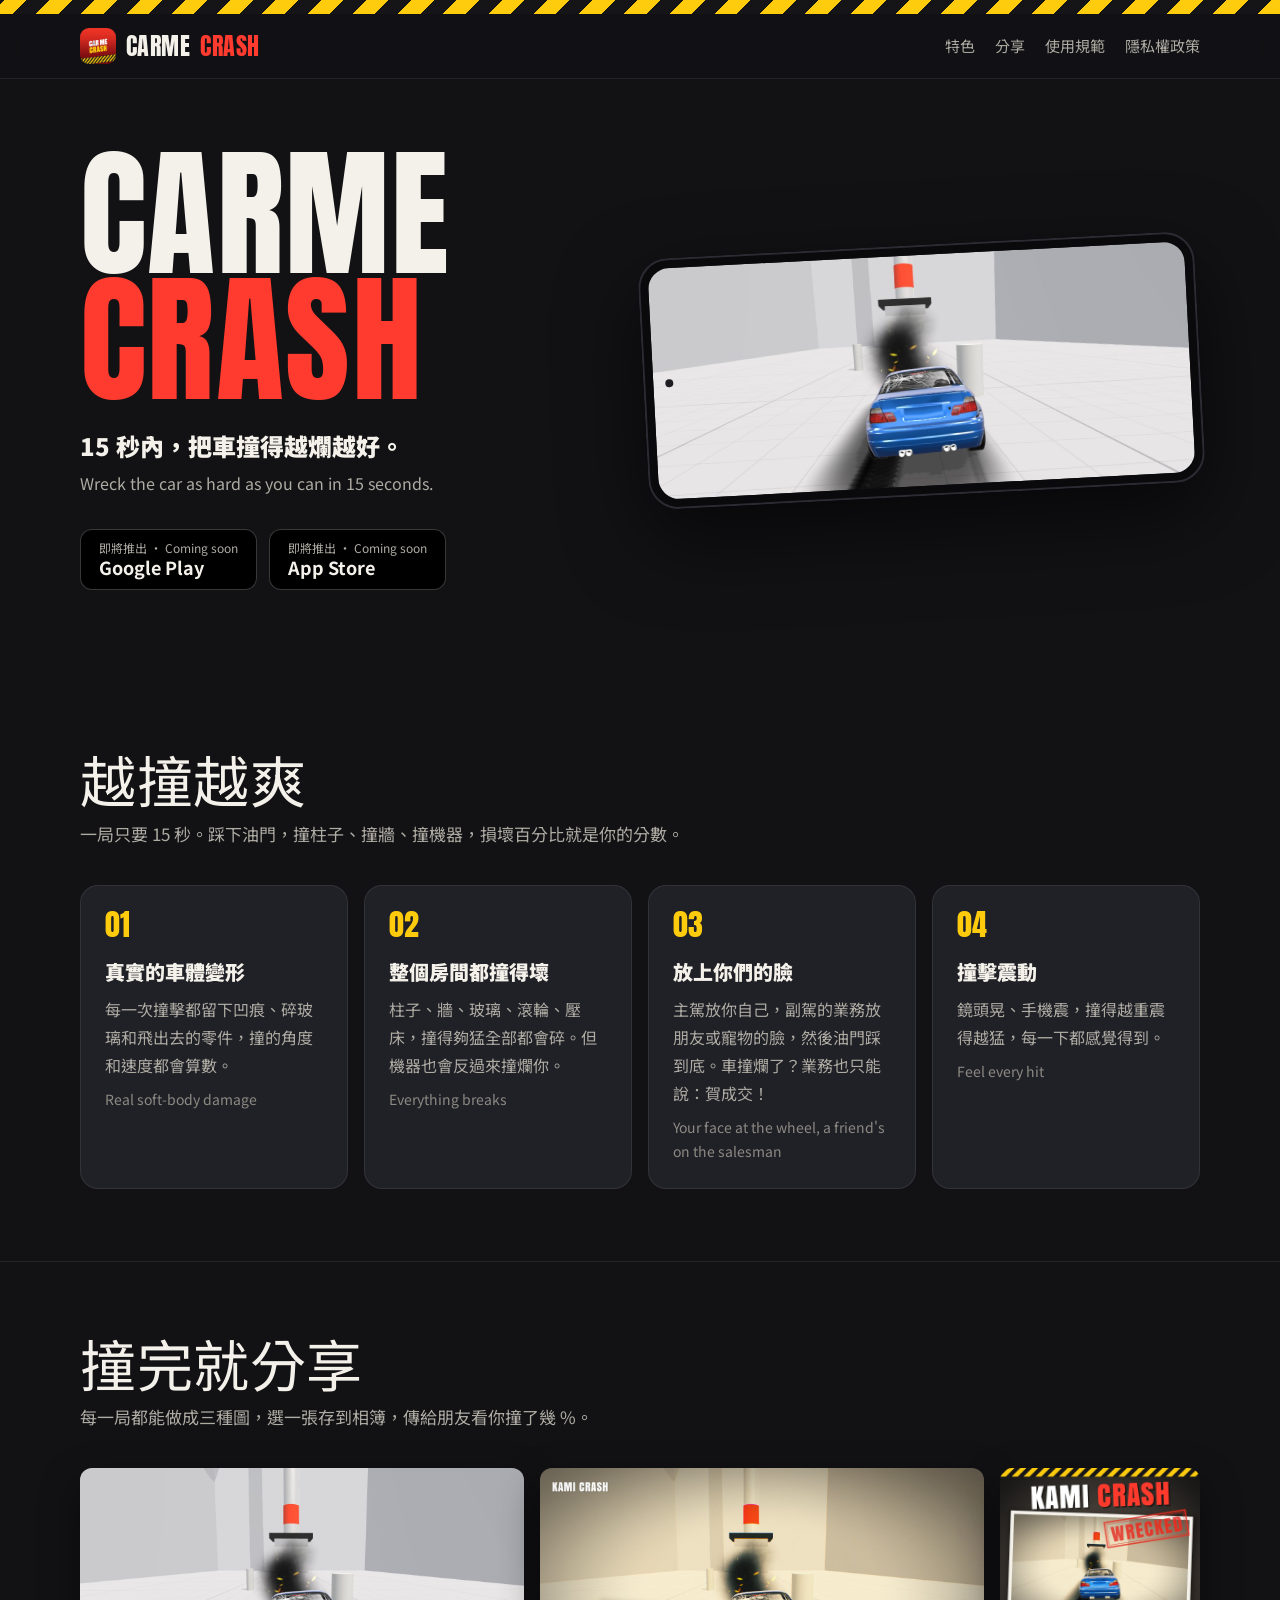
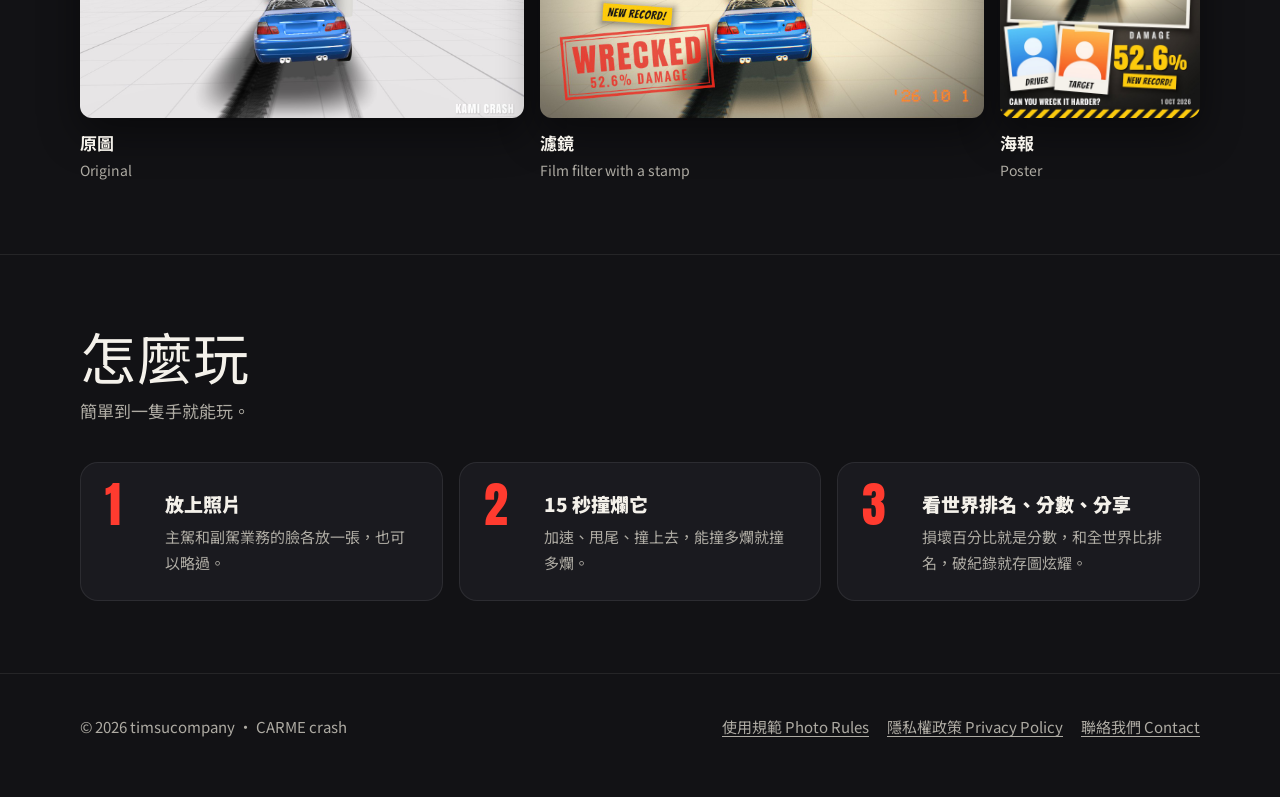
<file: index.html>
<!doctype html>
<html lang="zh-Hant-TW">
<head>
  <meta charset="utf-8">
  <meta name="viewport" content="width=device-width, initial-scale=1">
  <title>CARME crash — 15 秒把車撞到最爛</title>
  <meta name="description" content="CARME crash：試駕新車，15 秒內把它撞得越爛越好。把你和朋友的臉放上車，再把戰果分享給朋友。Take the new car for a test drive and wreck it as hard as you can in 15 seconds.">
  <meta name="theme-color" content="#121215">
  <meta property="og:type" content="website">
  <meta property="og:title" content="CARME crash">
  <meta property="og:description" content="15 秒內把車撞得越爛越好。Wreck the car as hard as you can in 15 seconds.">
  <link rel="icon" type="image/png" href="assets/icon-64.png">
  <link rel="apple-touch-icon" href="assets/icon-180.png">
  <link rel="preconnect" href="https://fonts.googleapis.com">
  <link rel="preconnect" href="https://fonts.gstatic.com" crossorigin>
  <link href="https://fonts.googleapis.com/css2?family=Anton&family=Noto+Sans+TC:wght@400;700;900&display=swap" rel="stylesheet">
  <link rel="stylesheet" href="styles.css">
</head>
<body>

  <div class="hazard" aria-hidden="true"></div>

  <header class="bar">
    <div class="wrap">
      <a class="brand" href="./"><img src="assets/icon-180.png" alt="">CARME <span>crash</span></a>
      <nav class="links">
        <a class="optional" href="#features">特色</a>
        <a class="optional" href="#share">分享</a>
        <a href="rules.html">使用規範</a>
        <a href="privacy.html">隱私權政策</a>
      </nav>
    </div>
  </header>

  <main>

    <div class="wrap hero">
      <div>
        <h1 class="title">Carme<span>Crash</span></h1>
        <p class="tagline">15 秒內，把車撞得越爛越好。</p>
        <p class="tagline-en">Wreck the car as hard as you can in 15 seconds.</p>
        <div class="stores">
          <!-- Once the game is public on Google Play, make this an <a class="store" href="https://play.google.com/store/apps/details?id=com.timsucompany.kamicrash"> -->
          <span class="store"><small>即將推出 · Coming soon</small><strong>Google Play</strong></span>
          <span class="store"><small>即將推出 · Coming soon</small><strong>App Store</strong></span>
        </div>
      </div>
      <div class="phone">
        <img src="assets/shot-original.jpg" alt="遊戲畫面：藍色跑車撞爛後冒著黑煙，停在白色房間裡" width="1280" height="720">
      </div>
    </div>

    <section id="features">
      <div class="wrap">
        <h2>越撞越爽</h2>
        <p class="lead">一局只要 15 秒。踩下油門，撞柱子、撞牆、撞機器，損壞百分比就是你的分數。</p>
        <div class="features">
          <article class="card">
            <div class="mark">01</div>
            <h3>真實的車體變形</h3>
            <p>每一次撞擊都留下凹痕、碎玻璃和飛出去的零件，撞的角度和速度都會算數。</p>
            <span class="en">Real soft-body damage</span>
          </article>
          <article class="card">
            <div class="mark">02</div>
            <h3>整個房間都撞得壞</h3>
            <p>柱子、牆、玻璃、滾輪、壓床，撞得夠猛全部都會碎。但機器也會反過來撞爛你。</p>
            <span class="en">Everything breaks</span>
          </article>
          <article class="card">
            <div class="mark">03</div>
            <h3>放上你們的臉</h3>
            <p>主駕放你自己，副駕的業務放朋友或寵物的臉，然後油門踩到底。車撞爛了？業務也只能說：賀成交！</p>
            <span class="en">Your face at the wheel, a friend's on the salesman</span>
          </article>
          <article class="card">
            <div class="mark">04</div>
            <h3>撞擊震動</h3>
            <p>鏡頭晃、手機震，撞得越重震得越猛，每一下都感覺得到。</p>
            <span class="en">Feel every hit</span>
          </article>
        </div>
      </div>
    </section>

    <section id="share">
      <div class="wrap">
        <h2>撞完就分享</h2>
        <p class="lead">每一局都能做成三種圖，選一張存到相簿，傳給朋友看你撞了幾 %。</p>
        <div class="looks">
          <figure>
            <img src="assets/shot-original.jpg" alt="原圖樣式：撞爛的車，角落有遊戲標誌" loading="lazy" width="1280" height="720">
            <figcaption>原圖<small>Original</small></figcaption>
          </figure>
          <figure>
            <img src="assets/shot-filter.jpg" alt="濾鏡樣式：底片色調，左下紅色印章寫著 WRECKED 和損壞百分比" loading="lazy" width="1280" height="720">
            <figcaption>濾鏡<small>Film filter with a stamp</small></figcaption>
          </figure>
          <figure>
            <img src="assets/shot-poster.jpg" alt="海報樣式：遊戲標題、撞爛的車、兩張拍立得照片和大大的損壞百分比" loading="lazy" width="864" height="1080">
            <figcaption>海報<small>Poster</small></figcaption>
          </figure>
        </div>
      </div>
    </section>

    <section id="how">
      <div class="wrap">
        <h2>怎麼玩</h2>
        <p class="lead">簡單到一隻手就能玩。</p>
        <div class="steps">
          <div class="step"><h3>放上照片</h3><p>主駕和副駕業務的臉各放一張，也可以略過。</p></div>
          <div class="step"><h3>15 秒撞爛它</h3><p>加速、甩尾、撞上去，能撞多爛就撞多爛。</p></div>
          <div class="step"><h3>看世界排名、分數、分享</h3><p>損壞百分比就是分數，和全世界比排名，破紀錄就存圖炫耀。</p></div>
        </div>
      </div>
    </section>

  </main>

  <footer>
    <div class="wrap">
      <span>© 2026 timsucompany · CARME crash</span>
      <nav>
        <a href="rules.html">使用規範 Photo Rules</a>
        <a href="privacy.html">隱私權政策 Privacy Policy</a>
        <a href="mailto:timsucompany@gmail.com">聯絡我們 Contact</a>
      </nav>
    </div>
  </footer>

</body>
</html>
</file>
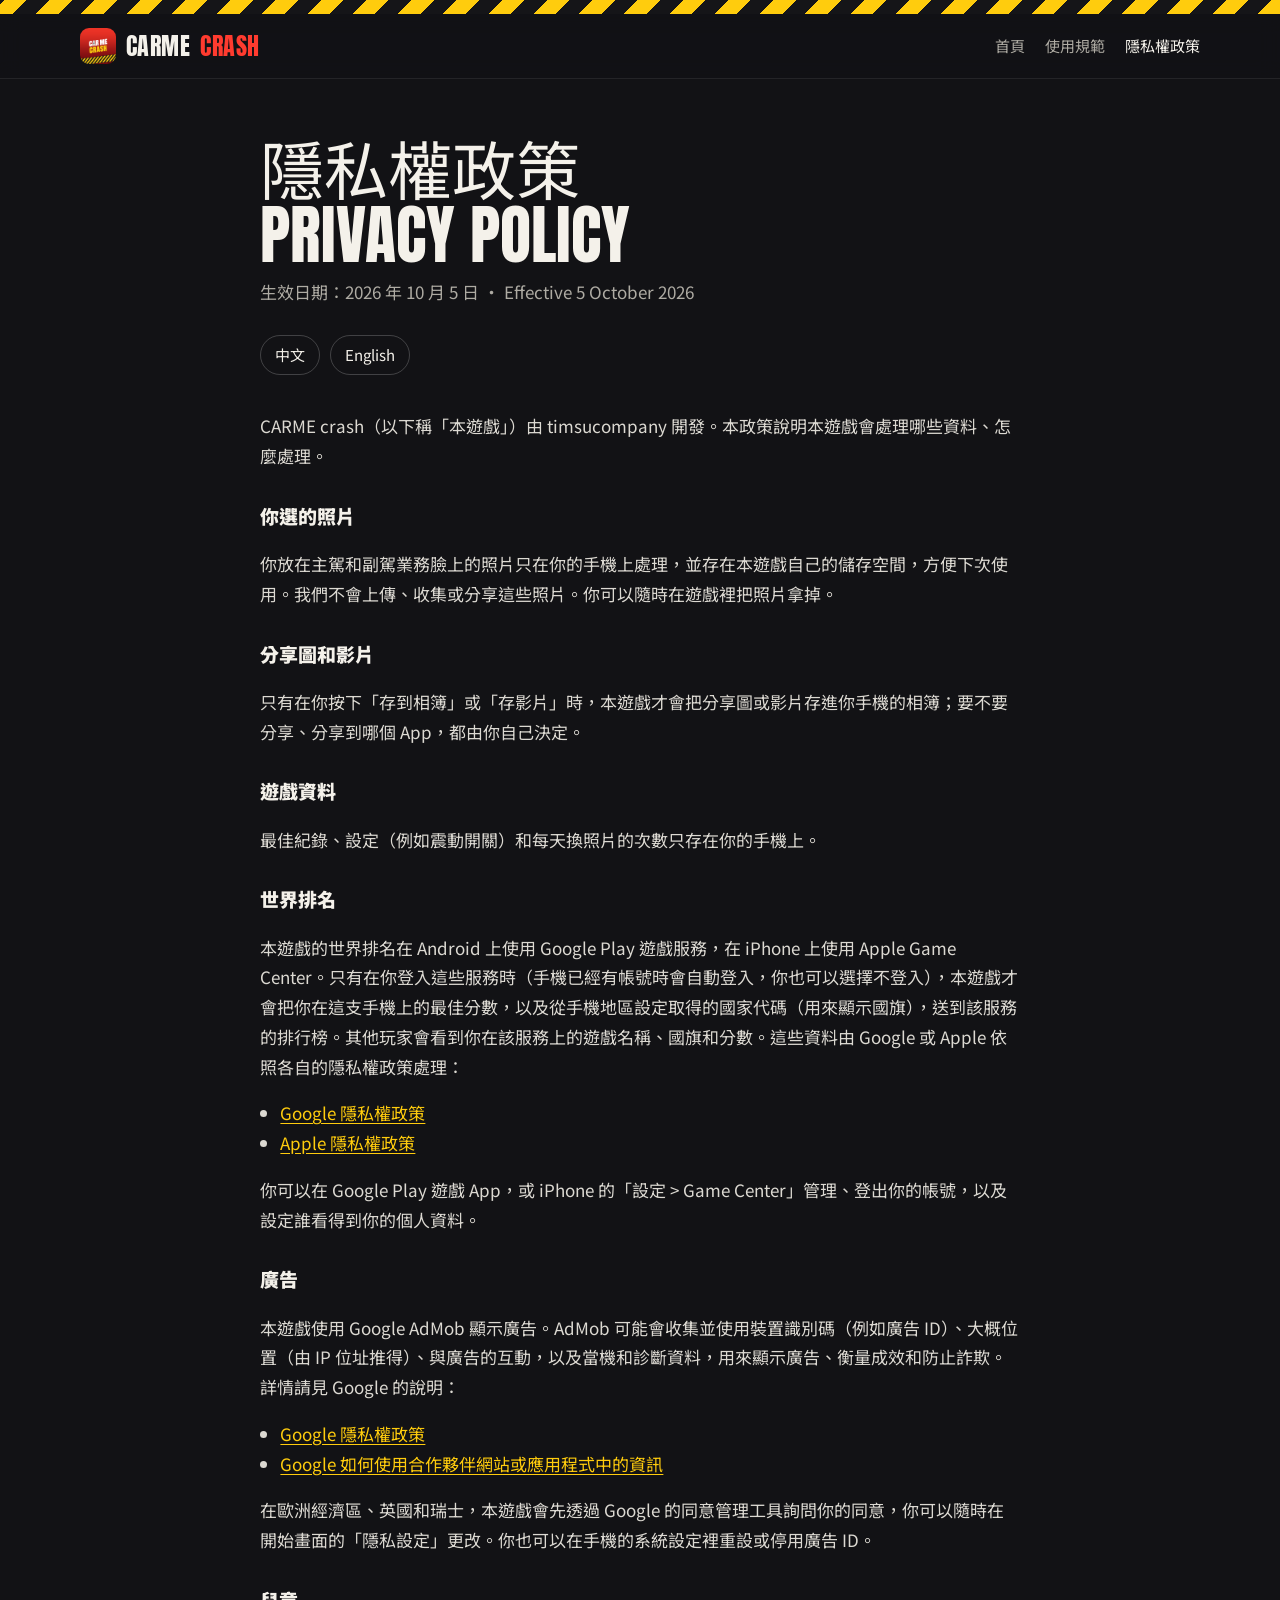
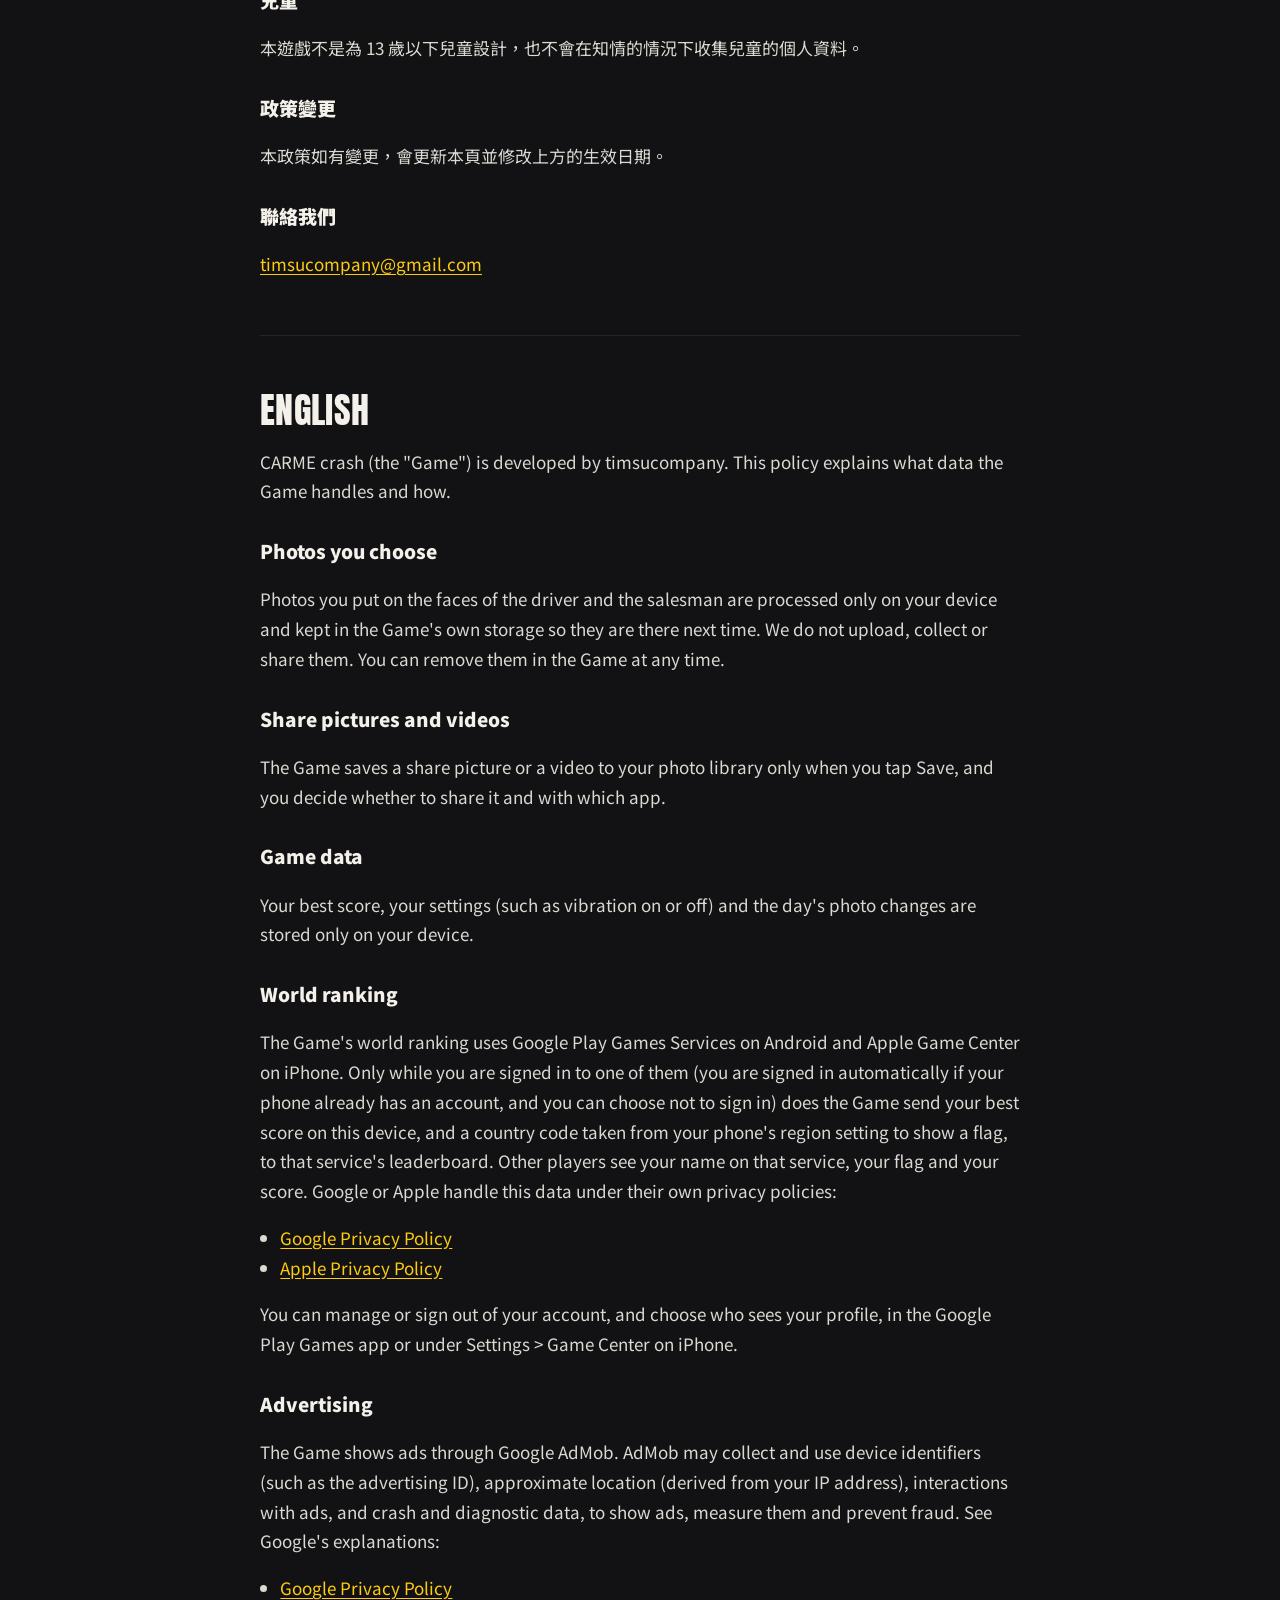
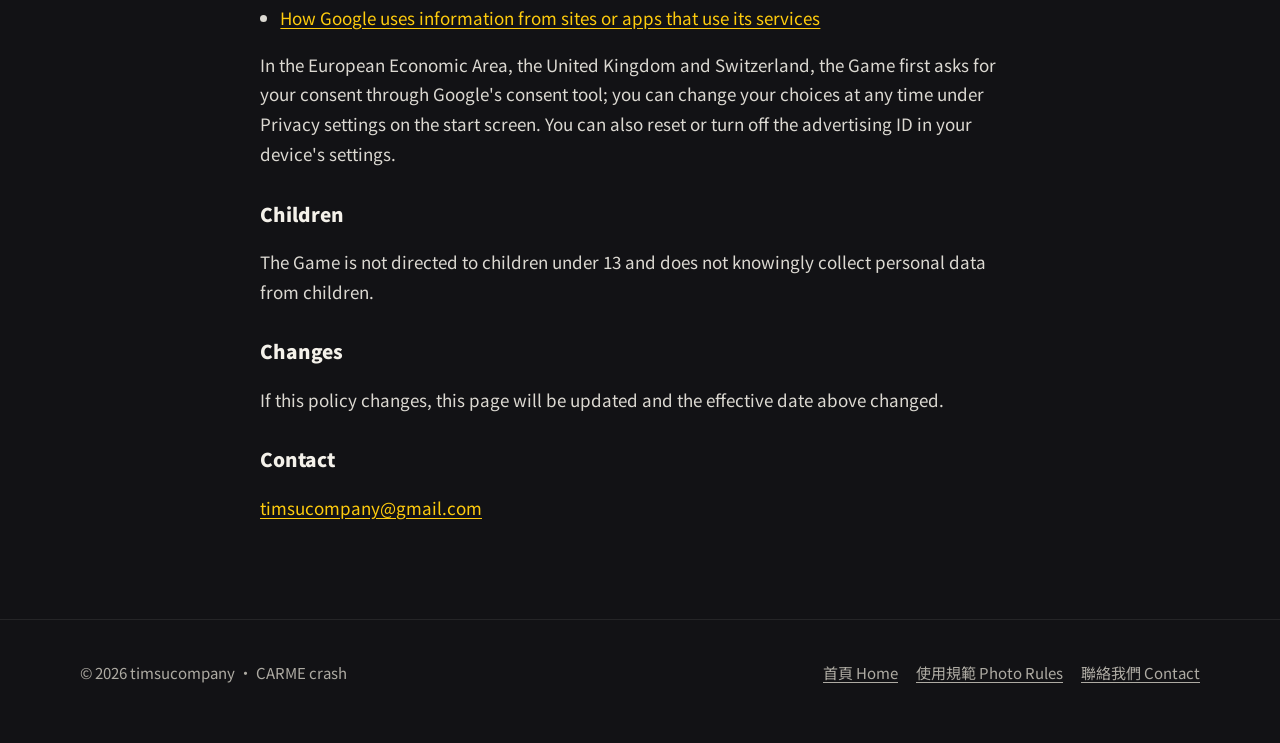
<file: privacy.html>
<!doctype html>
<html lang="zh-Hant-TW">
<head>
  <meta charset="utf-8">
  <meta name="viewport" content="width=device-width, initial-scale=1">
  <title>隱私權政策 Privacy Policy — CARME crash</title>
  <meta name="description" content="CARME crash 的隱私權政策：照片只留在你的手機上；廣告由 Google AdMob 提供。Privacy policy of CARME crash.">
  <meta name="theme-color" content="#121215">
  <link rel="icon" type="image/png" href="assets/icon-64.png">
  <link rel="apple-touch-icon" href="assets/icon-180.png">
  <link rel="preconnect" href="https://fonts.googleapis.com">
  <link rel="preconnect" href="https://fonts.gstatic.com" crossorigin>
  <link href="https://fonts.googleapis.com/css2?family=Anton&family=Noto+Sans+TC:wght@400;700;900&display=swap" rel="stylesheet">
  <link rel="stylesheet" href="styles.css">
</head>
<body>

  <div class="hazard" aria-hidden="true"></div>

  <header class="bar">
    <div class="wrap">
      <a class="brand" href="./"><img src="assets/icon-180.png" alt="">CARME <span>crash</span></a>
      <nav class="links">
        <a class="optional" href="./">首頁</a>
        <a href="rules.html">使用規範</a>
        <a href="privacy.html" aria-current="page">隱私權政策</a>
      </nav>
    </div>
  </header>

  <main class="doc">

    <h1>隱私權政策<br>Privacy Policy</h1>
    <p class="meta">生效日期：2026 年 10 月 5 日 · Effective 5 October 2026</p>

    <nav class="langs" aria-label="語言 Language">
      <a href="#zh">中文</a>
      <a href="#en">English</a>
    </nav>

    <article id="zh" lang="zh-Hant-TW">

      <p>CARME crash（以下稱「本遊戲」）由 timsucompany 開發。本政策說明本遊戲會處理哪些資料、怎麼處理。</p>

      <h3>你選的照片</h3>
      <p>你放在主駕和副駕業務臉上的照片只在你的手機上處理，並存在本遊戲自己的儲存空間，方便下次使用。我們不會上傳、收集或分享這些照片。你可以隨時在遊戲裡把照片拿掉。</p>

      <h3>分享圖和影片</h3>
      <p>只有在你按下「存到相簿」或「存影片」時，本遊戲才會把分享圖或影片存進你手機的相簿；要不要分享、分享到哪個 App，都由你自己決定。</p>

      <h3>遊戲資料</h3>
      <p>最佳紀錄、設定（例如震動開關）和每天換照片的次數只存在你的手機上。</p>

      <h3>世界排名</h3>
      <p>本遊戲的世界排名在 Android 上使用 Google Play 遊戲服務，在 iPhone 上使用 Apple Game Center。只有在你登入這些服務時（手機已經有帳號時會自動登入，你也可以選擇不登入），本遊戲才會把你在這支手機上的最佳分數，以及從手機地區設定取得的國家代碼（用來顯示國旗），送到該服務的排行榜。其他玩家會看到你在該服務上的遊戲名稱、國旗和分數。這些資料由 Google 或 Apple 依照各自的隱私權政策處理：</p>
      <ul>
        <li><a href="https://policies.google.com/privacy" rel="noopener">Google 隱私權政策</a></li>
        <li><a href="https://www.apple.com/tw/legal/privacy/" rel="noopener">Apple 隱私權政策</a></li>
      </ul>
      <p>你可以在 Google Play 遊戲 App，或 iPhone 的「設定 &gt; Game Center」管理、登出你的帳號，以及設定誰看得到你的個人資料。</p>

      <h3>廣告</h3>
      <p>本遊戲使用 Google AdMob 顯示廣告。AdMob 可能會收集並使用裝置識別碼（例如廣告 ID）、大概位置（由 IP 位址推得）、與廣告的互動，以及當機和診斷資料，用來顯示廣告、衡量成效和防止詐欺。詳情請見 Google 的說明：</p>
      <ul>
        <li><a href="https://policies.google.com/privacy" rel="noopener">Google 隱私權政策</a></li>
        <li><a href="https://policies.google.com/technologies/partner-sites" rel="noopener">Google 如何使用合作夥伴網站或應用程式中的資訊</a></li>
      </ul>
      <p>在歐洲經濟區、英國和瑞士，本遊戲會先透過 Google 的同意管理工具詢問你的同意，你可以隨時在開始畫面的「隱私設定」更改。你也可以在手機的系統設定裡重設或停用廣告 ID。</p>

      <h3>兒童</h3>
      <p>本遊戲不是為 13 歲以下兒童設計，也不會在知情的情況下收集兒童的個人資料。</p>

      <h3>政策變更</h3>
      <p>本政策如有變更，會更新本頁並修改上方的生效日期。</p>

      <h3>聯絡我們</h3>
      <p><a href="mailto:timsucompany@gmail.com">timsucompany@gmail.com</a></p>

    </article>

    <hr>

    <article id="en" lang="en">

      <h2>English</h2>

      <p>CARME crash (the "Game") is developed by timsucompany. This policy explains what data the Game handles and how.</p>

      <h3>Photos you choose</h3>
      <p>Photos you put on the faces of the driver and the salesman are processed only on your device and kept in the Game's own storage so they are there next time. We do not upload, collect or share them. You can remove them in the Game at any time.</p>

      <h3>Share pictures and videos</h3>
      <p>The Game saves a share picture or a video to your photo library only when you tap Save, and you decide whether to share it and with which app.</p>

      <h3>Game data</h3>
      <p>Your best score, your settings (such as vibration on or off) and the day's photo changes are stored only on your device.</p>

      <h3>World ranking</h3>
      <p>The Game's world ranking uses Google Play Games Services on Android and Apple Game Center on iPhone. Only while you are signed in to one of them (you are signed in automatically if your phone already has an account, and you can choose not to sign in) does the Game send your best score on this device, and a country code taken from your phone's region setting to show a flag, to that service's leaderboard. Other players see your name on that service, your flag and your score. Google or Apple handle this data under their own privacy policies:</p>
      <ul>
        <li><a href="https://policies.google.com/privacy?hl=en" rel="noopener">Google Privacy Policy</a></li>
        <li><a href="https://www.apple.com/legal/privacy/" rel="noopener">Apple Privacy Policy</a></li>
      </ul>
      <p>You can manage or sign out of your account, and choose who sees your profile, in the Google Play Games app or under Settings &gt; Game Center on iPhone.</p>

      <h3>Advertising</h3>
      <p>The Game shows ads through Google AdMob. AdMob may collect and use device identifiers (such as the advertising ID), approximate location (derived from your IP address), interactions with ads, and crash and diagnostic data, to show ads, measure them and prevent fraud. See Google's explanations:</p>
      <ul>
        <li><a href="https://policies.google.com/privacy?hl=en" rel="noopener">Google Privacy Policy</a></li>
        <li><a href="https://policies.google.com/technologies/partner-sites?hl=en" rel="noopener">How Google uses information from sites or apps that use its services</a></li>
      </ul>
      <p>In the European Economic Area, the United Kingdom and Switzerland, the Game first asks for your consent through Google's consent tool; you can change your choices at any time under Privacy settings on the start screen. You can also reset or turn off the advertising ID in your device's settings.</p>

      <h3>Children</h3>
      <p>The Game is not directed to children under 13 and does not knowingly collect personal data from children.</p>

      <h3>Changes</h3>
      <p>If this policy changes, this page will be updated and the effective date above changed.</p>

      <h3>Contact</h3>
      <p><a href="mailto:timsucompany@gmail.com">timsucompany@gmail.com</a></p>

    </article>

  </main>

  <footer>
    <div class="wrap">
      <span>© 2026 timsucompany · CARME crash</span>
      <nav>
        <a href="./">首頁 Home</a>
        <a href="rules.html">使用規範 Photo Rules</a>
        <a href="mailto:timsucompany@gmail.com">聯絡我們 Contact</a>
      </nav>
    </div>
  </footer>

</body>
</html>
</file>
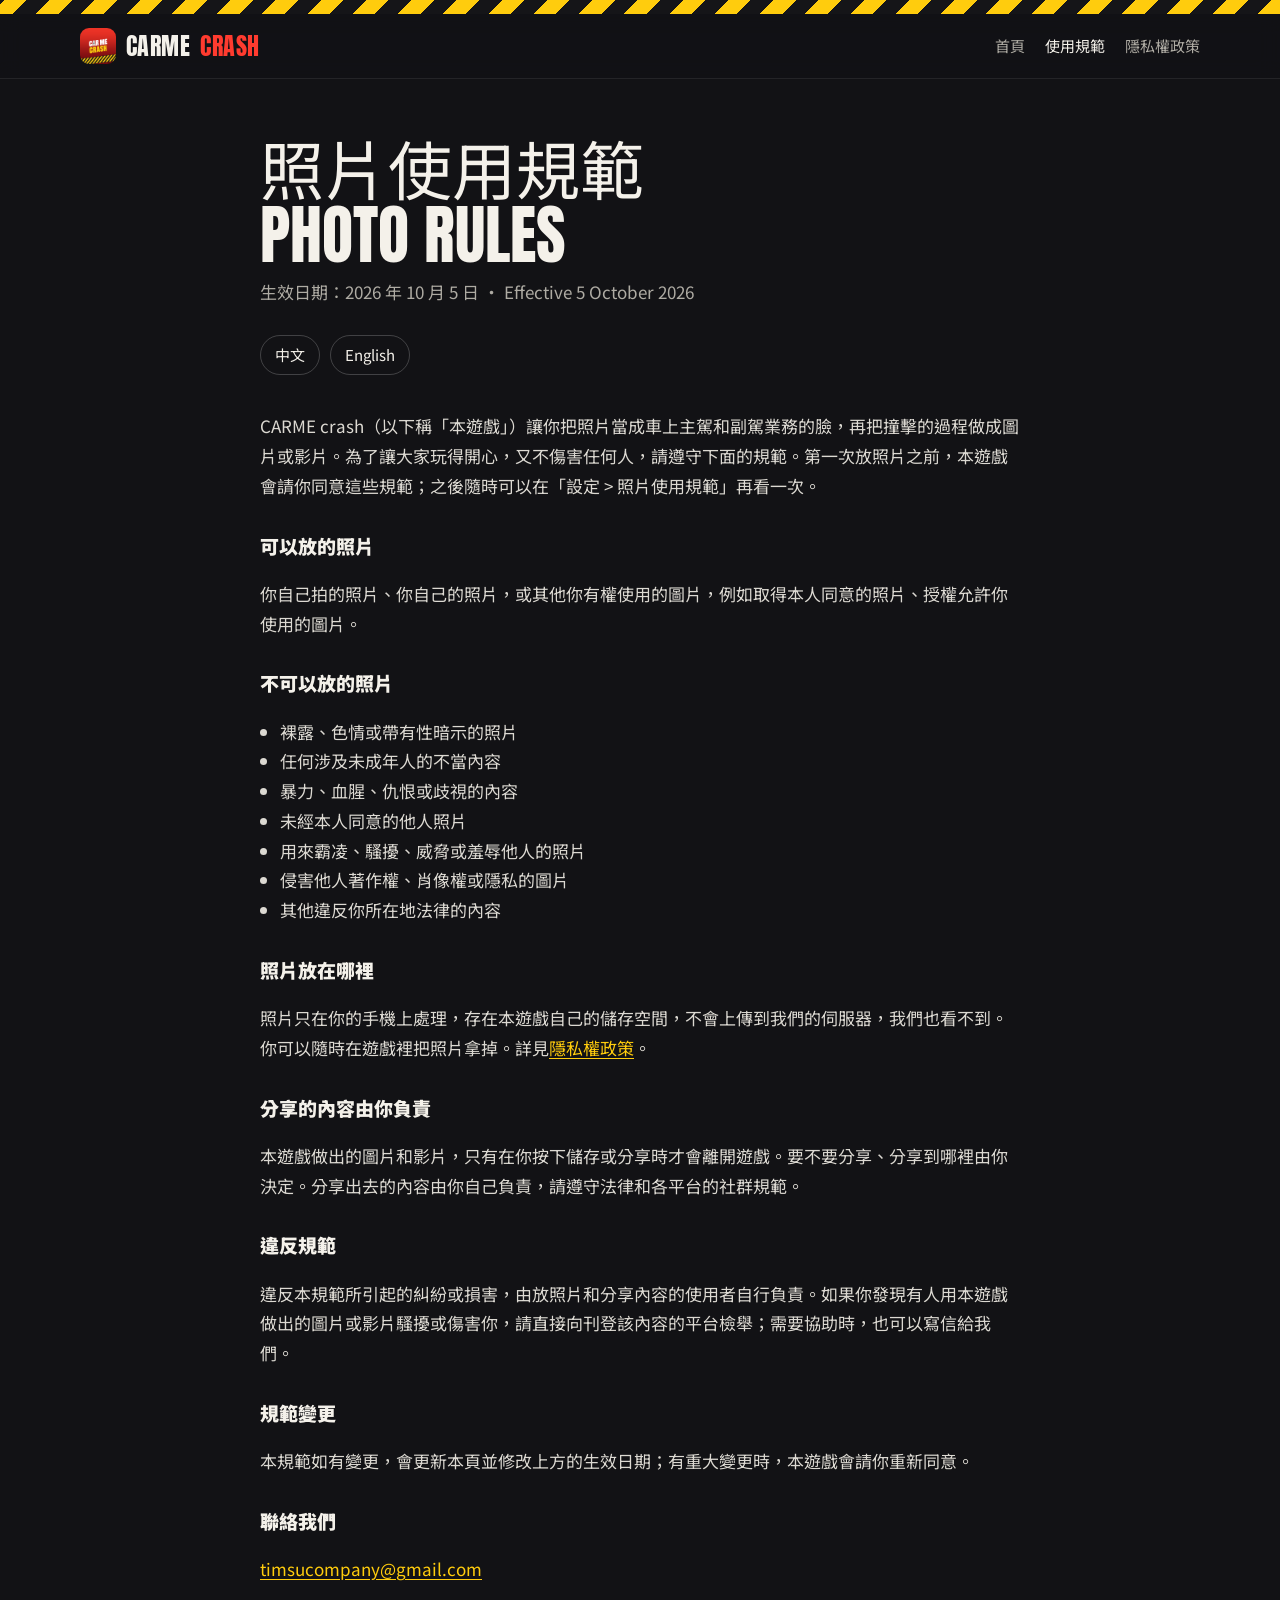
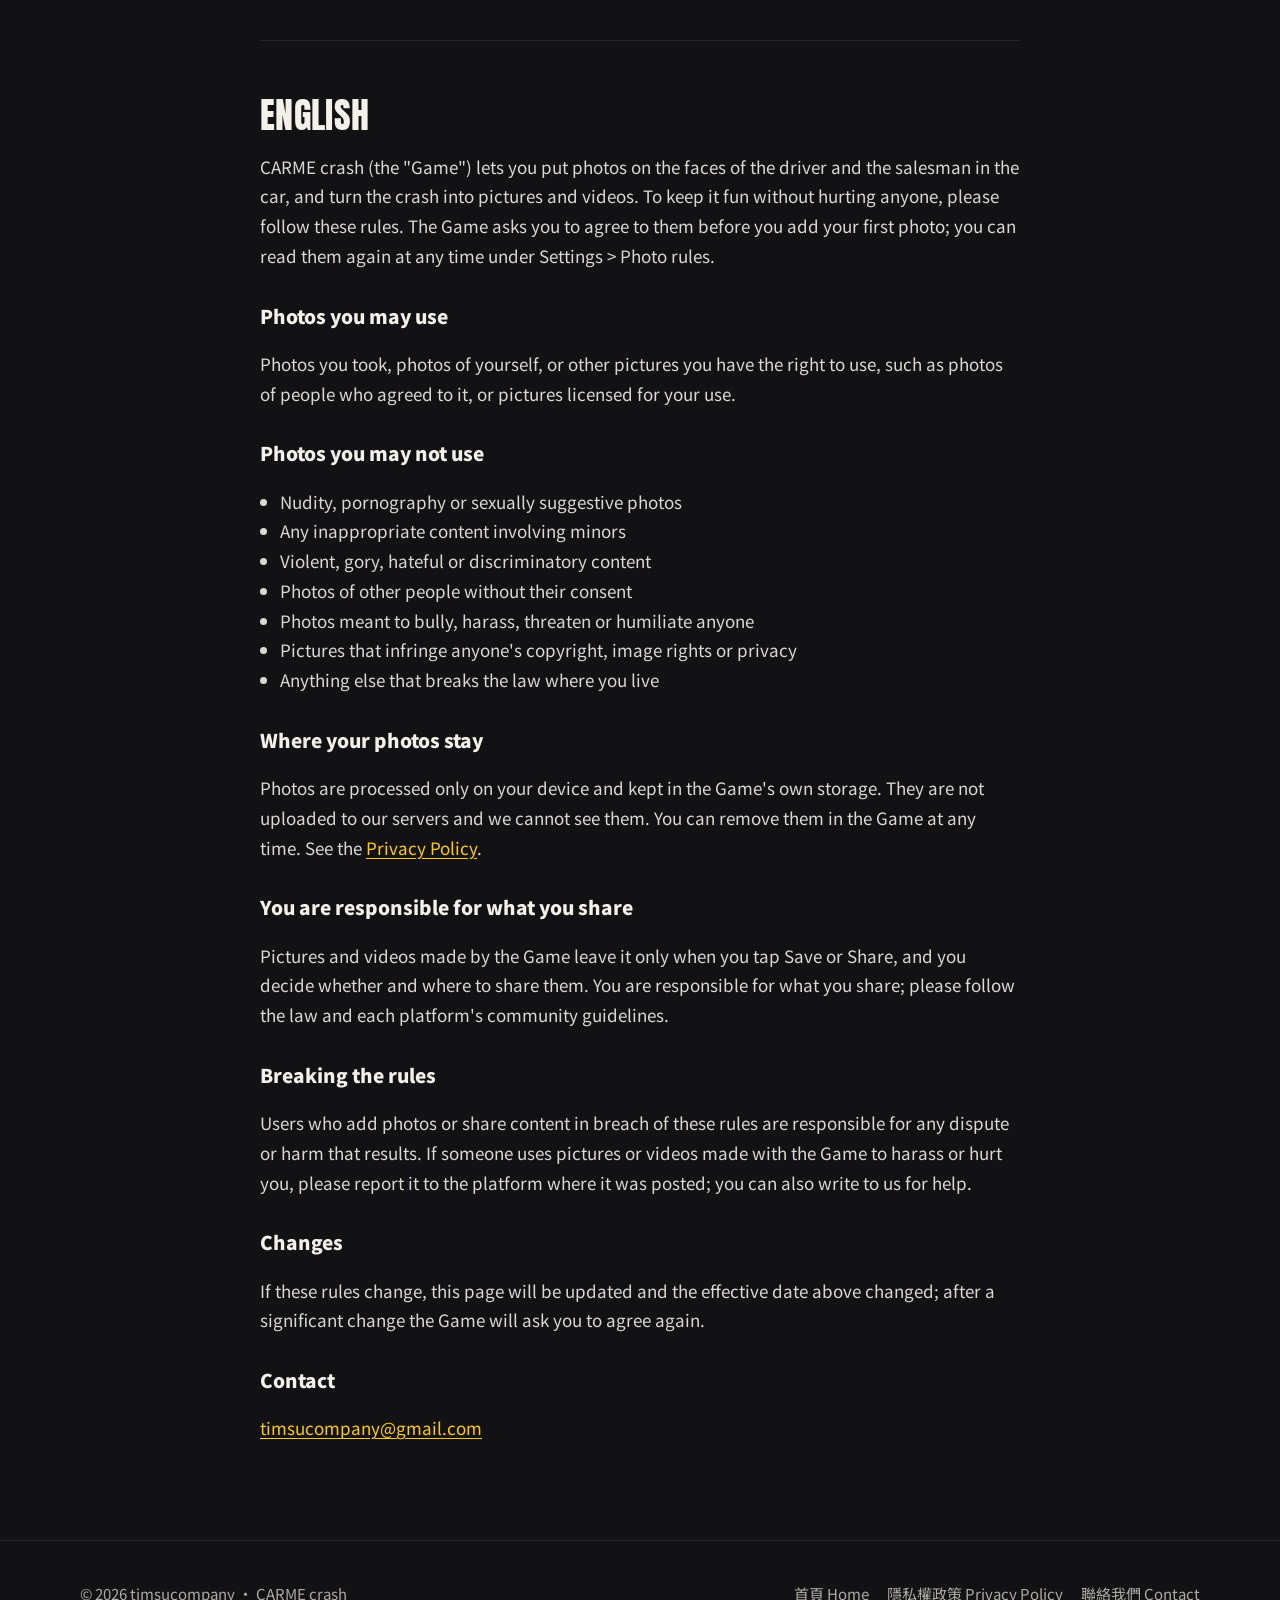
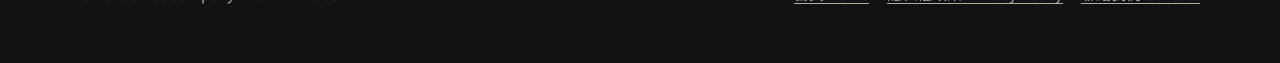
<file: rules.html>
<!doctype html>
<html lang="zh-Hant-TW">
<head>
  <meta charset="utf-8">
  <meta name="viewport" content="width=device-width, initial-scale=1">
  <title>照片使用規範 Photo Rules — CARME crash</title>
  <meta name="description" content="CARME crash 的照片使用規範：只放你有權使用的照片，不放裸露、暴力、仇恨或未經同意的他人照片。Photo rules of CARME crash.">
  <meta name="theme-color" content="#121215">
  <link rel="icon" type="image/png" href="assets/icon-64.png">
  <link rel="apple-touch-icon" href="assets/icon-180.png">
  <link rel="preconnect" href="https://fonts.googleapis.com">
  <link rel="preconnect" href="https://fonts.gstatic.com" crossorigin>
  <link href="https://fonts.googleapis.com/css2?family=Anton&family=Noto+Sans+TC:wght@400;700;900&display=swap" rel="stylesheet">
  <link rel="stylesheet" href="styles.css">
</head>
<body>

  <div class="hazard" aria-hidden="true"></div>

  <header class="bar">
    <div class="wrap">
      <a class="brand" href="./"><img src="assets/icon-180.png" alt="">CARME <span>crash</span></a>
      <nav class="links">
        <a class="optional" href="./">首頁</a>
        <a href="rules.html" aria-current="page">使用規範</a>
        <a href="privacy.html">隱私權政策</a>
      </nav>
    </div>
  </header>

  <main class="doc">

    <h1>照片使用規範<br>Photo Rules</h1>
    <p class="meta">生效日期：2026 年 10 月 5 日 · Effective 5 October 2026</p>

    <nav class="langs" aria-label="語言 Language">
      <a href="#zh">中文</a>
      <a href="#en">English</a>
    </nav>

    <article id="zh" lang="zh-Hant-TW">

      <p>CARME crash（以下稱「本遊戲」）讓你把照片當成車上主駕和副駕業務的臉，再把撞擊的過程做成圖片或影片。為了讓大家玩得開心，又不傷害任何人，請遵守下面的規範。第一次放照片之前，本遊戲會請你同意這些規範；之後隨時可以在「設定 &gt; 照片使用規範」再看一次。</p>

      <h3>可以放的照片</h3>
      <p>你自己拍的照片、你自己的照片，或其他你有權使用的圖片，例如取得本人同意的照片、授權允許你使用的圖片。</p>

      <h3>不可以放的照片</h3>
      <ul>
        <li>裸露、色情或帶有性暗示的照片</li>
        <li>任何涉及未成年人的不當內容</li>
        <li>暴力、血腥、仇恨或歧視的內容</li>
        <li>未經本人同意的他人照片</li>
        <li>用來霸凌、騷擾、威脅或羞辱他人的照片</li>
        <li>侵害他人著作權、肖像權或隱私的圖片</li>
        <li>其他違反你所在地法律的內容</li>
      </ul>

      <h3>照片放在哪裡</h3>
      <p>照片只在你的手機上處理，存在本遊戲自己的儲存空間，不會上傳到我們的伺服器，我們也看不到。你可以隨時在遊戲裡把照片拿掉。詳見<a href="privacy.html">隱私權政策</a>。</p>

      <h3>分享的內容由你負責</h3>
      <p>本遊戲做出的圖片和影片，只有在你按下儲存或分享時才會離開遊戲。要不要分享、分享到哪裡由你決定。分享出去的內容由你自己負責，請遵守法律和各平台的社群規範。</p>

      <h3>違反規範</h3>
      <p>違反本規範所引起的糾紛或損害，由放照片和分享內容的使用者自行負責。如果你發現有人用本遊戲做出的圖片或影片騷擾或傷害你，請直接向刊登該內容的平台檢舉；需要協助時，也可以寫信給我們。</p>

      <h3>規範變更</h3>
      <p>本規範如有變更，會更新本頁並修改上方的生效日期；有重大變更時，本遊戲會請你重新同意。</p>

      <h3>聯絡我們</h3>
      <p><a href="mailto:timsucompany@gmail.com">timsucompany@gmail.com</a></p>

    </article>

    <hr>

    <article id="en" lang="en">

      <h2>English</h2>

      <p>CARME crash (the "Game") lets you put photos on the faces of the driver and the salesman in the car, and turn the crash into pictures and videos. To keep it fun without hurting anyone, please follow these rules. The Game asks you to agree to them before you add your first photo; you can read them again at any time under Settings &gt; Photo rules.</p>

      <h3>Photos you may use</h3>
      <p>Photos you took, photos of yourself, or other pictures you have the right to use, such as photos of people who agreed to it, or pictures licensed for your use.</p>

      <h3>Photos you may not use</h3>
      <ul>
        <li>Nudity, pornography or sexually suggestive photos</li>
        <li>Any inappropriate content involving minors</li>
        <li>Violent, gory, hateful or discriminatory content</li>
        <li>Photos of other people without their consent</li>
        <li>Photos meant to bully, harass, threaten or humiliate anyone</li>
        <li>Pictures that infringe anyone's copyright, image rights or privacy</li>
        <li>Anything else that breaks the law where you live</li>
      </ul>

      <h3>Where your photos stay</h3>
      <p>Photos are processed only on your device and kept in the Game's own storage. They are not uploaded to our servers and we cannot see them. You can remove them in the Game at any time. See the <a href="privacy.html#en">Privacy Policy</a>.</p>

      <h3>You are responsible for what you share</h3>
      <p>Pictures and videos made by the Game leave it only when you tap Save or Share, and you decide whether and where to share them. You are responsible for what you share; please follow the law and each platform's community guidelines.</p>

      <h3>Breaking the rules</h3>
      <p>Users who add photos or share content in breach of these rules are responsible for any dispute or harm that results. If someone uses pictures or videos made with the Game to harass or hurt you, please report it to the platform where it was posted; you can also write to us for help.</p>

      <h3>Changes</h3>
      <p>If these rules change, this page will be updated and the effective date above changed; after a significant change the Game will ask you to agree again.</p>

      <h3>Contact</h3>
      <p><a href="mailto:timsucompany@gmail.com">timsucompany@gmail.com</a></p>

    </article>

  </main>

  <footer>
    <div class="wrap">
      <span>© 2026 timsucompany · CARME crash</span>
      <nav>
        <a href="./">首頁 Home</a>
        <a href="privacy.html">隱私權政策 Privacy Policy</a>
        <a href="mailto:timsucompany@gmail.com">聯絡我們 Contact</a>
      </nav>
    </div>
  </footer>

</body>
</html>
</file>
<file: styles.css>
/* CARME crash — site styles. Dark like the game's poster: charcoal, hazard yellow, crash red. */

:root {
  --bg: #121215;
  --bg-raised: #1a1a1f;
  --card: #202027;
  --ink: #f4f1ea;
  --muted: #aeaba3;
  --faint: rgba(255, 255, 255, 0.08);
  --red: #ff3b2f;
  --yellow: #ffcc0d;
  --radius: 18px;
  --display: "Anton", "Noto Sans TC", Impact, "Arial Narrow", sans-serif;
  --body: "Noto Sans TC", system-ui, -apple-system, "Segoe UI", "PingFang TC", "Microsoft JhengHei", sans-serif;
  color-scheme: dark;
}

* { box-sizing: border-box; }

html { scroll-behavior: smooth; }

body {
  margin: 0;
  background: var(--bg);
  color: var(--ink);
  font-family: var(--body);
  font-size: 17px;
  line-height: 1.75;
  -webkit-font-smoothing: antialiased;
}

img { display: block; max-width: 100%; }

a { color: var(--yellow); text-underline-offset: 3px; }

.wrap { width: min(1120px, 100% - 32px); margin-inline: auto; }

.hazard {
  height: 14px;
  background: repeating-linear-gradient(-45deg, var(--yellow) 0 16px, #151518 16px 32px);
}

/* ---------- Top bar ---------- */

.bar { position: sticky; top: 0; z-index: 10; background: rgba(18, 18, 21, 0.86); backdrop-filter: blur(10px); border-bottom: 1px solid var(--faint); }

.bar .wrap { display: flex; align-items: center; justify-content: space-between; gap: 16px; min-height: 64px; }

.brand { display: flex; align-items: center; gap: 10px; color: var(--ink); text-decoration: none; font-family: var(--display); font-size: 24px; letter-spacing: 0.02em; text-transform: uppercase; }

.brand img { width: 36px; height: 36px; border-radius: 9px; }

.brand span { color: var(--red); }

.links { display: flex; gap: 20px; font-size: 15px; }

.links a { color: var(--muted); text-decoration: none; white-space: nowrap; }

.links a:hover, .links a[aria-current="page"] { color: var(--ink); }

@media (max-width: 560px) {
  .links { gap: 14px; font-size: 14px; }
  .links .optional { display: none; }
}

/* ---------- Hero ---------- */

.hero { padding: 72px 0 88px; display: grid; grid-template-columns: 1fr 1.1fr; gap: 56px; align-items: center; }

@media (max-width: 880px) {
  .hero { grid-template-columns: 1fr; padding: 48px 0 64px; gap: 40px; }
}

.title { margin: 0; font-family: var(--display); font-weight: 400; font-size: clamp(72px, 12vw, 140px); line-height: 0.9; letter-spacing: 0.01em; text-transform: uppercase; }

.title span { display: block; color: var(--red); }

.tagline { margin: 22px 0 0; font-size: clamp(19px, 2.4vw, 24px); font-weight: 900; }

.tagline-en { margin: 2px 0 0; color: var(--muted); font-size: 16px; }

.stores { display: flex; flex-wrap: wrap; gap: 12px; margin-top: 32px; }

.store { display: inline-flex; flex-direction: column; justify-content: center; min-width: 170px; padding: 10px 18px; border-radius: 12px; background: #000; border: 1px solid rgba(255, 255, 255, 0.22); color: var(--ink); text-decoration: none; line-height: 1.3; }

.store small { color: var(--muted); font-size: 12px; }

.store strong { font-size: 18px; }

a.store:hover { border-color: var(--yellow); }

.phone { position: relative; aspect-ratio: 2400 / 1080; padding: 10px; border-radius: 30px; background: #0a0a0c; box-shadow: 0 30px 80px rgba(0, 0, 0, 0.6), inset 0 0 0 2px #2b2b33; transform: rotate(-3deg); }

.phone img { width: 100%; height: 100%; object-fit: cover; border-radius: 21px; }

.phone::after { content: ""; position: absolute; left: 22px; top: 50%; width: 8px; height: 8px; border-radius: 50%; background: #1d1d22; transform: translateY(-50%); }

/* ---------- Sections ---------- */

section { padding: 72px 0; scroll-margin-top: 64px; }

.doc article { scroll-margin-top: 80px; }

section + section { border-top: 1px solid var(--faint); }

h2 { margin: 0; font-family: var(--display); font-weight: 400; font-size: clamp(36px, 5.5vw, 56px); line-height: 1.05; letter-spacing: 0.01em; text-transform: uppercase; }

.lead { margin: 10px 0 36px; color: var(--muted); max-width: 640px; }

.features { display: grid; grid-template-columns: repeat(auto-fit, minmax(240px, 1fr)); gap: 16px; }

.card { padding: 24px; border-radius: var(--radius); background: var(--card); border: 1px solid var(--faint); }

.card .mark { font-family: var(--display); font-size: 30px; line-height: 1; color: var(--yellow); }

.card h3 { margin: 14px 0 6px; font-size: 20px; font-weight: 900; }

.card p { margin: 0; color: var(--muted); font-size: 16px; }

.card .en { display: block; margin-top: 8px; font-size: 14px; color: #8d8a83; }

/* The three share looks, one height, side by side. */
.looks { display: grid; grid-template-columns: 1.778fr 1.778fr 0.8fr; gap: 16px; align-items: start; }

@media (max-width: 880px) {
  .looks { grid-template-columns: 1fr 1fr; }
  .looks figure:last-child { grid-column: 1 / -1; max-width: 420px; }
}

@media (max-width: 560px) {
  .looks { grid-template-columns: 1fr; }
}

figure { margin: 0; }

/* height: auto keeps each picture's own shape: without it the img's height attribute held it at 720 or 1080 px tall whatever its width. */
.looks img { display: block; width: 100%; height: auto; border-radius: 12px; box-shadow: 0 16px 40px rgba(0, 0, 0, 0.45); }

figcaption { margin-top: 10px; font-weight: 700; }

figcaption small { display: block; color: var(--muted); font-weight: 400; font-size: 14px; }

.steps { display: grid; grid-template-columns: repeat(3, 1fr); gap: 16px; counter-reset: step; }

@media (max-width: 760px) {
  .steps { grid-template-columns: 1fr; }
}

.step { position: relative; padding: 24px 24px 24px 84px; border-radius: var(--radius); background: var(--bg-raised); border: 1px solid var(--faint); }

.step::before { counter-increment: step; content: counter(step); position: absolute; left: 24px; top: 18px; font-family: var(--display); font-size: 48px; line-height: 1; color: var(--red); }

.step h3 { margin: 0 0 4px; font-size: 19px; font-weight: 900; }

.step p { margin: 0; color: var(--muted); font-size: 15px; }

/* ---------- Text pages (privacy policy) ---------- */

.doc { width: min(760px, 100% - 32px); margin-inline: auto; padding: 56px 0 80px; }

.doc h1 { margin: 0; font-family: var(--display); font-weight: 400; font-size: clamp(40px, 7vw, 64px); line-height: 1.05; text-transform: uppercase; }

.doc .meta { color: var(--muted); margin: 8px 0 28px; }

.doc .langs { display: flex; gap: 10px; margin-bottom: 36px; }

.doc .langs a { padding: 6px 14px; border-radius: 999px; border: 1px solid rgba(255, 255, 255, 0.2); color: var(--ink); text-decoration: none; font-size: 15px; }

.doc .langs a:hover { border-color: var(--yellow); }

.doc h2 { margin: 48px 0 8px; font-size: clamp(28px, 4vw, 36px); }

.doc h3 { margin: 28px 0 6px; font-size: 19px; font-weight: 900; }

.doc p, .doc li { color: #dcd9d2; }

.doc ul { padding-left: 1.2em; }

.doc hr { margin: 56px 0; border: 0; border-top: 1px solid var(--faint); }

/* ---------- Footer ---------- */

footer { padding: 40px 0 56px; border-top: 1px solid var(--faint); color: var(--muted); font-size: 15px; }

footer .wrap { display: flex; flex-wrap: wrap; justify-content: space-between; gap: 12px 24px; }

footer nav { display: flex; flex-wrap: wrap; gap: 18px; }

footer a { color: var(--muted); }

footer a:hover { color: var(--ink); }
</file>
